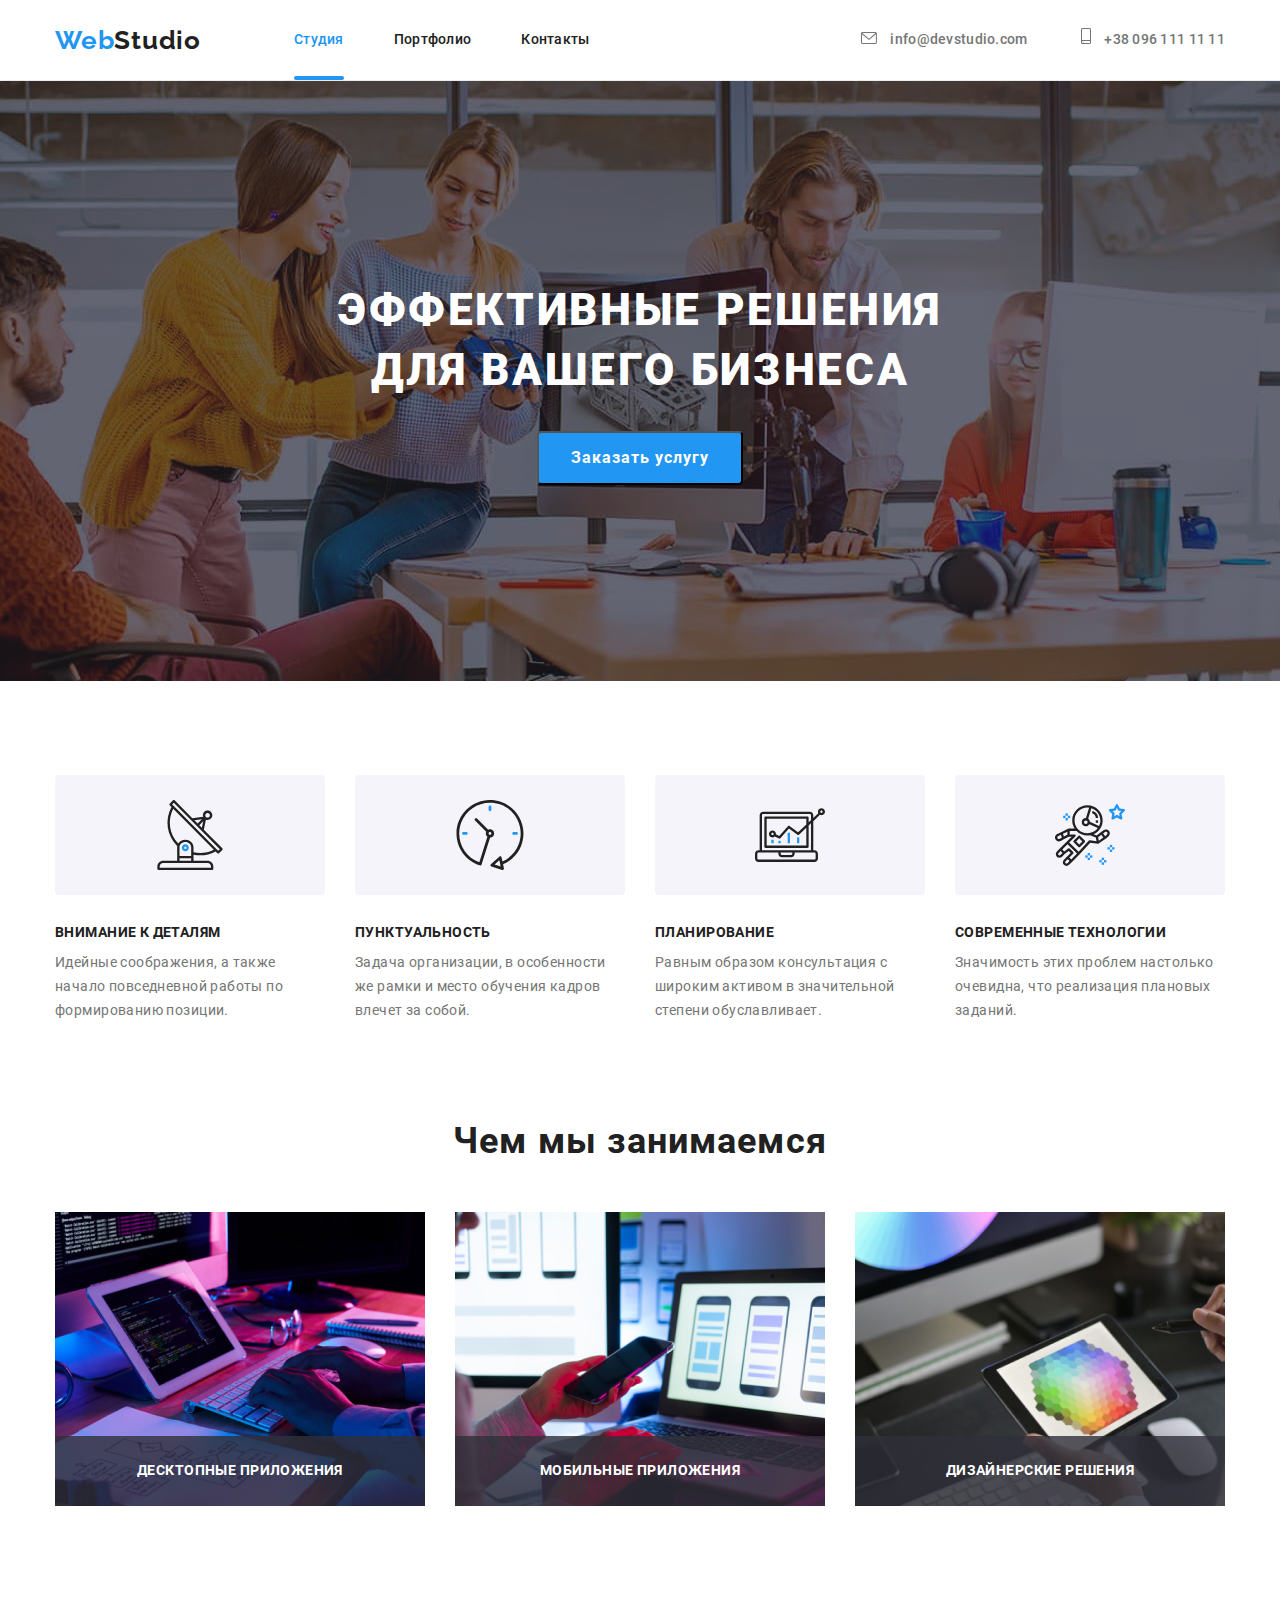
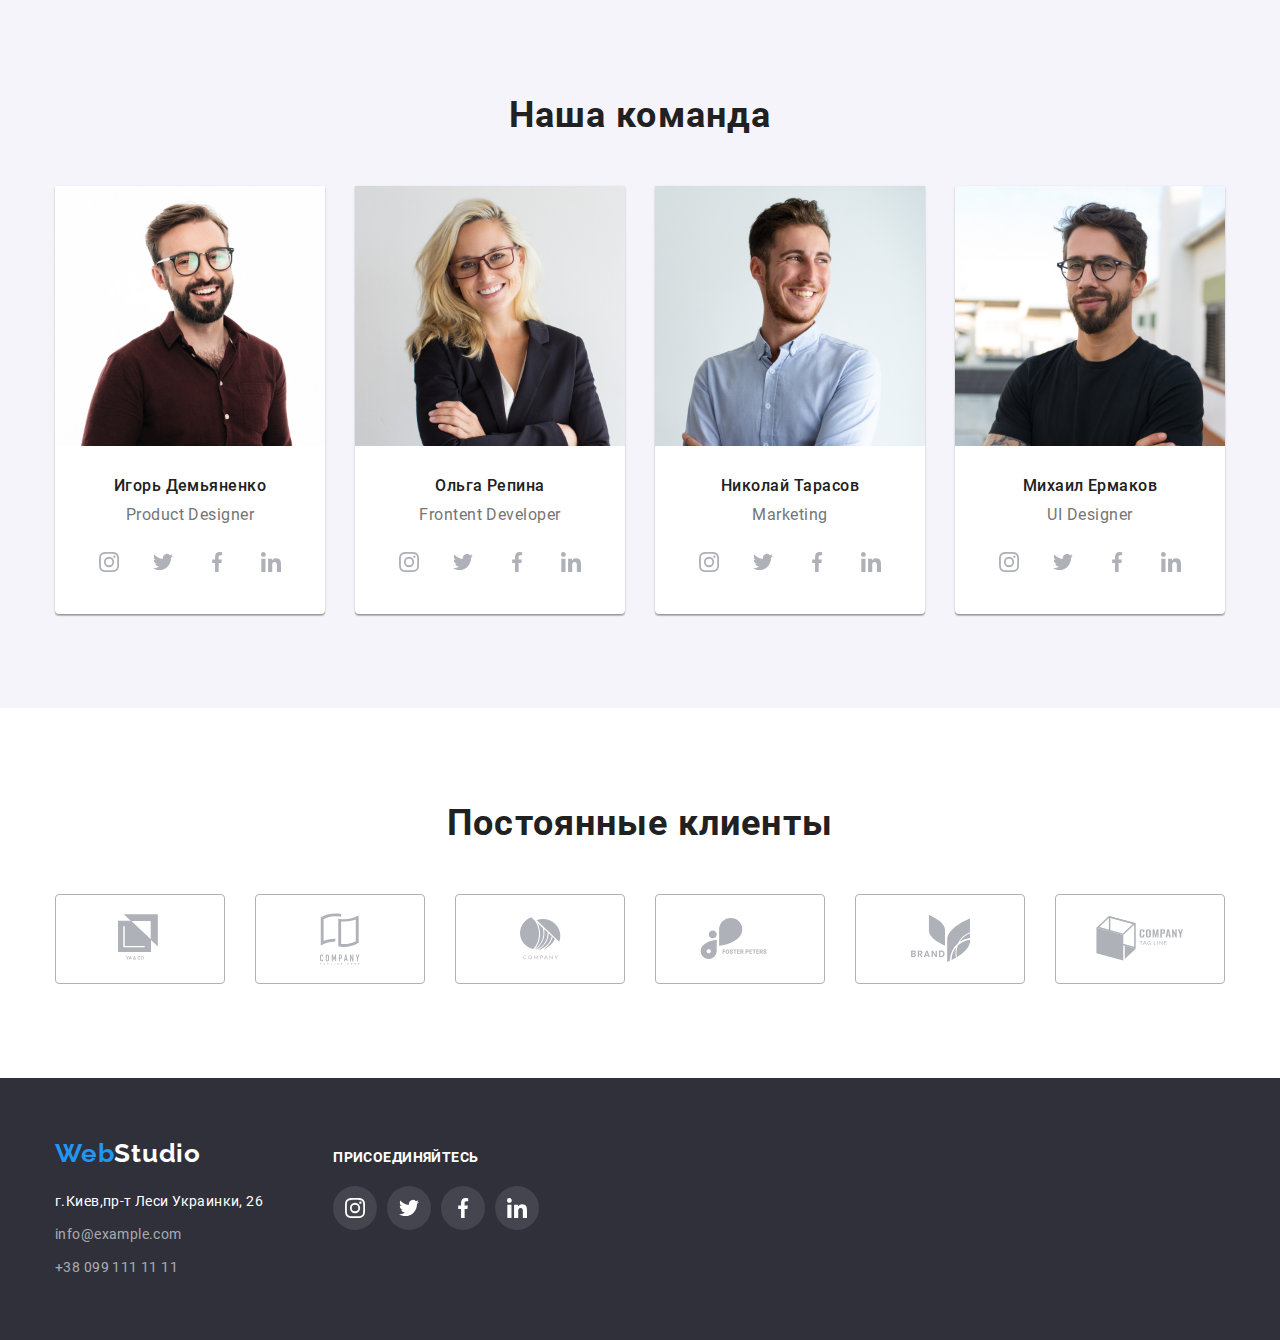
<file: index.html>
<!DOCTYPE html>
<html lang="ru">
  <head>
    <meta charset="UTF-8" />
    <meta name="viewport" content="width=device-width, initial-scale=1.0" />
    <title>Студия</title>
    <link href="https://fonts.googleapis.com/css2?family=Raleway:wght@700&display=swap" rel="stylesheet" />
    <link rel="stylesheet" href="https://cdnjs.cloudflare.com/ajax/libs/modern-normalize/1.0.0/modern-normalize.min.css" />
    <link rel="stylesheet" href="./css/styles.css" />
  </head>
  <body>
    <header class="page-header">
      <div class="conteiner header-conteiner">
        <a class="header-logo" href="./index.html" lang="en"> <span class="web-logo">Web</span>Studio </a>

        <nav class="navigation">
          <ul class="menu">
            <li class="menu-item">
              <a href="./index.html" class="link current">Студия</a>
            </li>
            <li class="menu-item">
              <a href="./portfolio.html" class="link">Портфолио</a>
            </li>
            <li class="menu-item"><a href="" class="link">Контакты</a></li>
          </ul>
        </nav>
        <address class="conect-nav">
          <a class="link header-conect" href="mailto:info@devstudio.com">
            <svg class="header-svg envelope" width="16" height="12">
              <use href="./img/icons/sprite.svg#envelope"></use>
            </svg>
            info@devstudio.com
          </a>
          <a class="link header-conect" href="tel:+380961111111">
            <svg class="header-svg smartphone" width="10" height="16">
              <use href="./img/icons/sprite.svg#smartphone"></use>
            </svg>
            +38 096 111 11 11</a
          >
        </address>
      </div>
    </header>

    <main>
      <section class="hero overlay">
        <h1 class="hero-title">
          ЭФФЕКТИВНЫЕ РЕШЕНИЯ <br />
          ДЛЯ ВАШЕГО БИЗНЕСА
        </h1>
        <button data-modal-open class="btn">Заказать услугу</button>
      </section>

      <div class="backdrop is-hidden" data-modal>
        <div class="modal">
          <p></p>
          <button class="close" data-modal-close>X</button>
        </div>
      </div>

      <section class="features">
        <div class="conteiner">
          <h2 class="visually-hidden">Наши преимущества</h2>
          <ul class="menu-features">
            <li class="list-item icon-antenna">
              <h3 class="title">ВНИМАНИЕ К ДЕТАЛЯМ</h3>
              <p class="text">Идейные соображения, а также начало повседневной работы по формированию позиции.</p>
            </li>
            <li class="list-item icon-clock">
              <h3 class="title">ПУНКТУАЛЬНОСТЬ</h3>
              <p class="text">Задача организации, в особенности же рамки и место обучения кадров влечет за собой.</p>
            </li>
            <li class="list-item icon-diagram">
              <h3 class="title">ПЛАНИРОВАНИЕ</h3>
              <p class="text">Равным образом консультация с широким активом в значительной степени обуславливает.</p>
            </li>
            <li class="list-item icon-astronaut">
              <h3 class="title">СОВРЕМЕННЫЕ ТЕХНОЛОГИИ</h3>
              <p class="text">Значимость этих проблем настолько очевидна, что реализация плановых заданий.</p>
            </li>
          </ul>
        </div>
      </section>

      <section class="section">
        <div class="conteiner">
          <h2 class="section-title">Чем мы занимаемся</h2>
          <ul class="img-set">
            <li class="img-item">
              <img src="./img/img1.jpg" alt="десктопные приложения" width="370" height="294" />
              <div class="img-discription">
                <h3 class="title centring">Десктопные приложения</h3>
              </div>
            </li>

            <li class="img-item">
              <img src="./img/img2.jpg" alt="мобильные приложения" width="370" height="294" />
              <div class="img-discription">
                <h3 class="title centring">Мобильные приложения</h3>
              </div>
            </li>
            <li class="img-item">
              <img src="./img/img3.jpg" alt="дизайнерские решения" width="370" height="294" />
              <div class="img-discription">
                <h3 class="title centring">Дизайнерские решения</h3>
              </div>
            </li>
          </ul>
        </div>
      </section>

      <section class="section creamy-bg">
        <div class="conteiner">
          <h2 class="section-title">Наша команда</h2>
          <ul class="team-list">
            <li class="team-item">
              <img src="./img/foto1.jpg" alt="Игорь Демьяненко" width="270" height="260" />
              <div class="team-content">
                <p class="team">Игорь Демьяненко</p>
                <p class="profession" lang="en">Product Designer</p>
                <ul class="social-icons">
                  <li class="social-icons-item">
                    <a class="social-icons-link" href="https://instagram.com/" target="_blank" rel="noopener noreferer" aria-label="Instagram">
                      <svg class="social-icons-svg">
                        <use href="./img/icons/sprite.svg#instagram"></use>
                      </svg>
                    </a>
                  </li>
                  <li class="social-icons-item">
                    <a class="social-icons-link" href="https://twitter.com/" target="_blank" rel="noopener noreferer" aria-label="Twitter">
                      <svg class="social-icons-svg">
                        <use href="./img/icons/sprite.svg#twitter"></use>
                      </svg>
                    </a>
                  </li>
                  <li class="social-icons-item">
                    <a class="social-icons-link" href="https://facebook.com/" target="_blank" rel="noopener noreferer" aria-label="Facebook">
                      <svg class="social-icons-svg">
                        <use href="./img/icons/sprite.svg#facebook"></use>
                      </svg>
                    </a>
                  </li>
                  <li class="social-icons-item">
                    <a class="social-icons-link" href="https://linkedin.com/" target="_blank" rel="noopener noreferer" aria-label="Linkedin">
                      <svg class="social-icons-svg">
                        <use href="./img/icons/sprite.svg#linkedin"></use>
                      </svg>
                    </a>
                  </li>
                </ul>
              </div>
            </li>

            <li class="team-item">
              <img src="./img/foto2.jpg" alt="Ольга Репина" width="270" height="260" />
              <div class="team-content">
                <p class="team">Ольга Репина</p>
                <p class="profession" lang="en">Frontent Developer</p>
                <ul class="social-icons">
                  <li class="social-icons-item">
                    <a class="social-icons-link" href="https://instagram.com/" target="_blank" rel="noopener noreferer" aria-label="Instagram">
                      <svg class="social-icons-svg">
                        <use href="./img/icons/sprite.svg#instagram"></use>
                      </svg>
                    </a>
                  </li>
                  <li class="social-icons-item">
                    <a class="social-icons-link" href="https://twitter.com/" target="_blank" rel="noopener noreferer" aria-label="Twitter">
                      <svg class="social-icons-svg">
                        <use href="./img/icons/sprite.svg#twitter"></use>
                      </svg>
                    </a>
                  </li>
                  <li class="social-icons-item">
                    <a class="social-icons-link" href="https://facebook.com/" target="_blank" rel="noopener noreferer" aria-label="Facebook">
                      <svg class="social-icons-svg">
                        <use href="./img/icons/sprite.svg#facebook"></use>
                      </svg>
                    </a>
                  </li>
                  <li class="social-icons-item">
                    <a class="social-icons-link" href="https://linkedin.com/" target="_blank" rel="noopener noreferer" aria-label="Linkedin">
                      <svg class="social-icons-svg">
                        <use href="./img/icons/sprite.svg#linkedin"></use>
                      </svg>
                    </a>
                  </li>
                </ul>
              </div>
            </li>
            <li class="team-item">
              <img src="./img/foto3.jpg" alt="Николай Тарасов" width="270" height="260" />
              <div class="team-content">
                <p class="team">Николай Тарасов</p>
                <p class="profession" lang="en">Marketing</p>
                <ul class="social-icons">
                  <li class="social-icons-item">
                    <a class="social-icons-link" href="https://instagram.com/" target="_blank" rel="noopener noreferer" aria-label="Instagram">
                      <svg class="social-icons-svg">
                        <use href="./img/icons/sprite.svg#instagram"></use>
                      </svg>
                    </a>
                  </li>
                  <li class="social-icons-item">
                    <a class="social-icons-link" href="https://twitter.com/" target="_blank" rel="noopener noreferer" aria-label="Twitter">
                      <svg class="social-icons-svg">
                        <use href="./img/icons/sprite.svg#twitter"></use>
                      </svg>
                    </a>
                  </li>
                  <li class="social-icons-item">
                    <a class="social-icons-link" href="https://facebook.com/" target="_blank" rel="noopener noreferer" aria-label="Facebook">
                      <svg class="social-icons-svg">
                        <use href="./img/icons/sprite.svg#facebook"></use>
                      </svg>
                    </a>
                  </li>
                  <li class="social-icons-item">
                    <a class="social-icons-link" href="https://linkedin.com/" target="_blank" rel="noopener noreferer" aria-label="Linkedin">
                      <svg class="social-icons-svg">
                        <use href="./img/icons/sprite.svg#linkedin"></use>
                      </svg>
                    </a>
                  </li>
                </ul>
              </div>
            </li>
            <li class="team-item">
              <img src="./img/foto4.jpg" alt="Михаил Ермаков" width="270" height="260" />
              <div class="team-content">
                <p class="team">Михаил Ермаков</p>
                <p class="profession" lang="en">UI Designer</p>
                <ul class="social-icons">
                  <li class="social-icons-item">
                    <a class="social-icons-link" href="https://instagram.com/" target="_blank" rel="noopener noreferer" aria-label="Instagram">
                      <svg class="social-icons-svg">
                        <use href="./img/icons/sprite.svg#instagram"></use>
                      </svg>
                    </a>
                  </li>
                  <li class="social-icons-item">
                    <a class="social-icons-link" href="https://twitter.com/" target="_blank" rel="noopener noreferer" aria-label="Twitter">
                      <svg class="social-icons-svg">
                        <use href="./img/icons/sprite.svg#twitter"></use>
                      </svg>
                    </a>
                  </li>
                  <li class="social-icons-item">
                    <a class="social-icons-link" href="https://facebook.com/" target="_blank" rel="noopener noreferer" aria-label="Facebook">
                      <svg class="social-icons-svg">
                        <use href="./img/icons/sprite.svg#facebook"></use>
                      </svg>
                    </a>
                  </li>
                  <li class="social-icons-item">
                    <a class="social-icons-link" href="https://linkedin.com/" target="_blank" rel="noopener noreferer" aria-label="Linkedin">
                      <svg class="social-icons-svg">
                        <use href="./img/icons/sprite.svg#linkedin"></use>
                      </svg>
                    </a>
                  </li>
                </ul>
              </div>
            </li>
          </ul>
        </div>
      </section>
      <section class="section">
        <div class="conteiner">
          <h2 class="section-title">Постоянные клиенты</h2>
          <ul class="logo-set list">
            <li class="client-logo">
              <a class="client-link" href="">
                <svg class="icon" width="44" height="49">
                  <use href="./img/icons/sprite.svg#logo1"></use>
                </svg>
              </a>
            </li>
            <li class="client-logo">
              <a class="client-link" href="">
                <svg class="icon" width="40" height="52">
                  <use href="./img/icons/sprite.svg#logo2"></use>
                </svg>
              </a>
            </li>
            <li class="client-logo">
              <a class="client-link" href="">
                <svg class="icon" width="41" height="43">
                  <use href="./img/icons/sprite.svg#logo3"></use>
                </svg>
              </a>
            </li>
            <li class="client-logo">
              <a class="client-link" href="">
                <svg class="icon" width="80" height="42">
                  <use href="./img/icons/sprite.svg#logo4"></use>
                </svg>
              </a>
            </li>
            <li class="client-logo">
              <a class="client-link" href="">
                <svg class="icon" width="59" height="47">
                  <use href="./img/icons/sprite.svg#logo5"></use>
                </svg>
              </a>
            </li>
            <li class="client-logo">
              <a class="client-link" href="">
                <svg class="icon" width="88" height="45">
                  <use href="./img/icons/sprite.svg#logo6"></use>
                </svg>
              </a>
            </li>
          </ul>
        </div>
      </section>
    </main>
    <footer class="footer">
      <div class="conteiner footer-conteiner">
        <div>
          <a href="./index.html" class="footer-link link">
            <span class="footer-logo" lang="en"> <span class="web-logo">Web</span>Studio </span>
          </a>
          <address>
            <ul class="footer-list">
              <li class="footer-item">
                <a href="" class="link footer-town">г.Киев,пр-т Леси Украинки, 26</a>
              </li>
              <li class="footer-item">
                <a href="mailto:info@example.com" class="link footer-conect">info@example.com</a>
              </li>
              <li class="footer-item">
                <a href="tel:+380961111111" class="link footer-conect">+38 099 111 11 11</a>
              </li>
            </ul>
          </address>
        </div>
        <div class="footer-social-links">
          <h3 class="footer-title">присоединяйтесь</h3>
          <ul class="social-icons">
            <li class="social-icons-item">
              <a class="footer-social-icons-link" href="https://instagram.com/" target="_blank" rel="noopener noreferer" aria-label="Instagram">
                <svg class="footer-social-icons-svg">
                  <use href="./img/icons/sprite.svg#instagram"></use>
                </svg>
              </a>
            </li>

            <li class="social-icons-item">
              <a class="footer-social-icons-link" href="https://twitter.com/" target="_blank" rel="noopener noreferer" aria-label="Twitter">
                <svg class="footer-social-icons-svg">
                  <use href="./img/icons/sprite.svg#twitter"></use>
                </svg>
              </a>
            </li>
            <li class="social-icons-item">
              <a class="footer-social-icons-link" href="https://facebook.com/" target="_blank" rel="noopener noreferer" aria-label="Facebook">
                <svg class="footer-social-icons-svg">
                  <use href="./img/icons/sprite.svg#facebook"></use>
                </svg>
              </a>
            </li>
            <li class="social-icons-item">
              <a class="footer-social-icons-link" href="https://linkedin.com/" target="_blank" rel="noopener noreferer" aria-label="Linkedin">
                <svg class="footer-social-icons-svg">
                  <use href="./img/icons/sprite.svg#linkedin"></use>
                </svg>
              </a>
            </li>
          </ul>
        </div>
      </div>
    </footer>
    <script src="./js/modal.js"></script>
  </body>
</html>
</file>
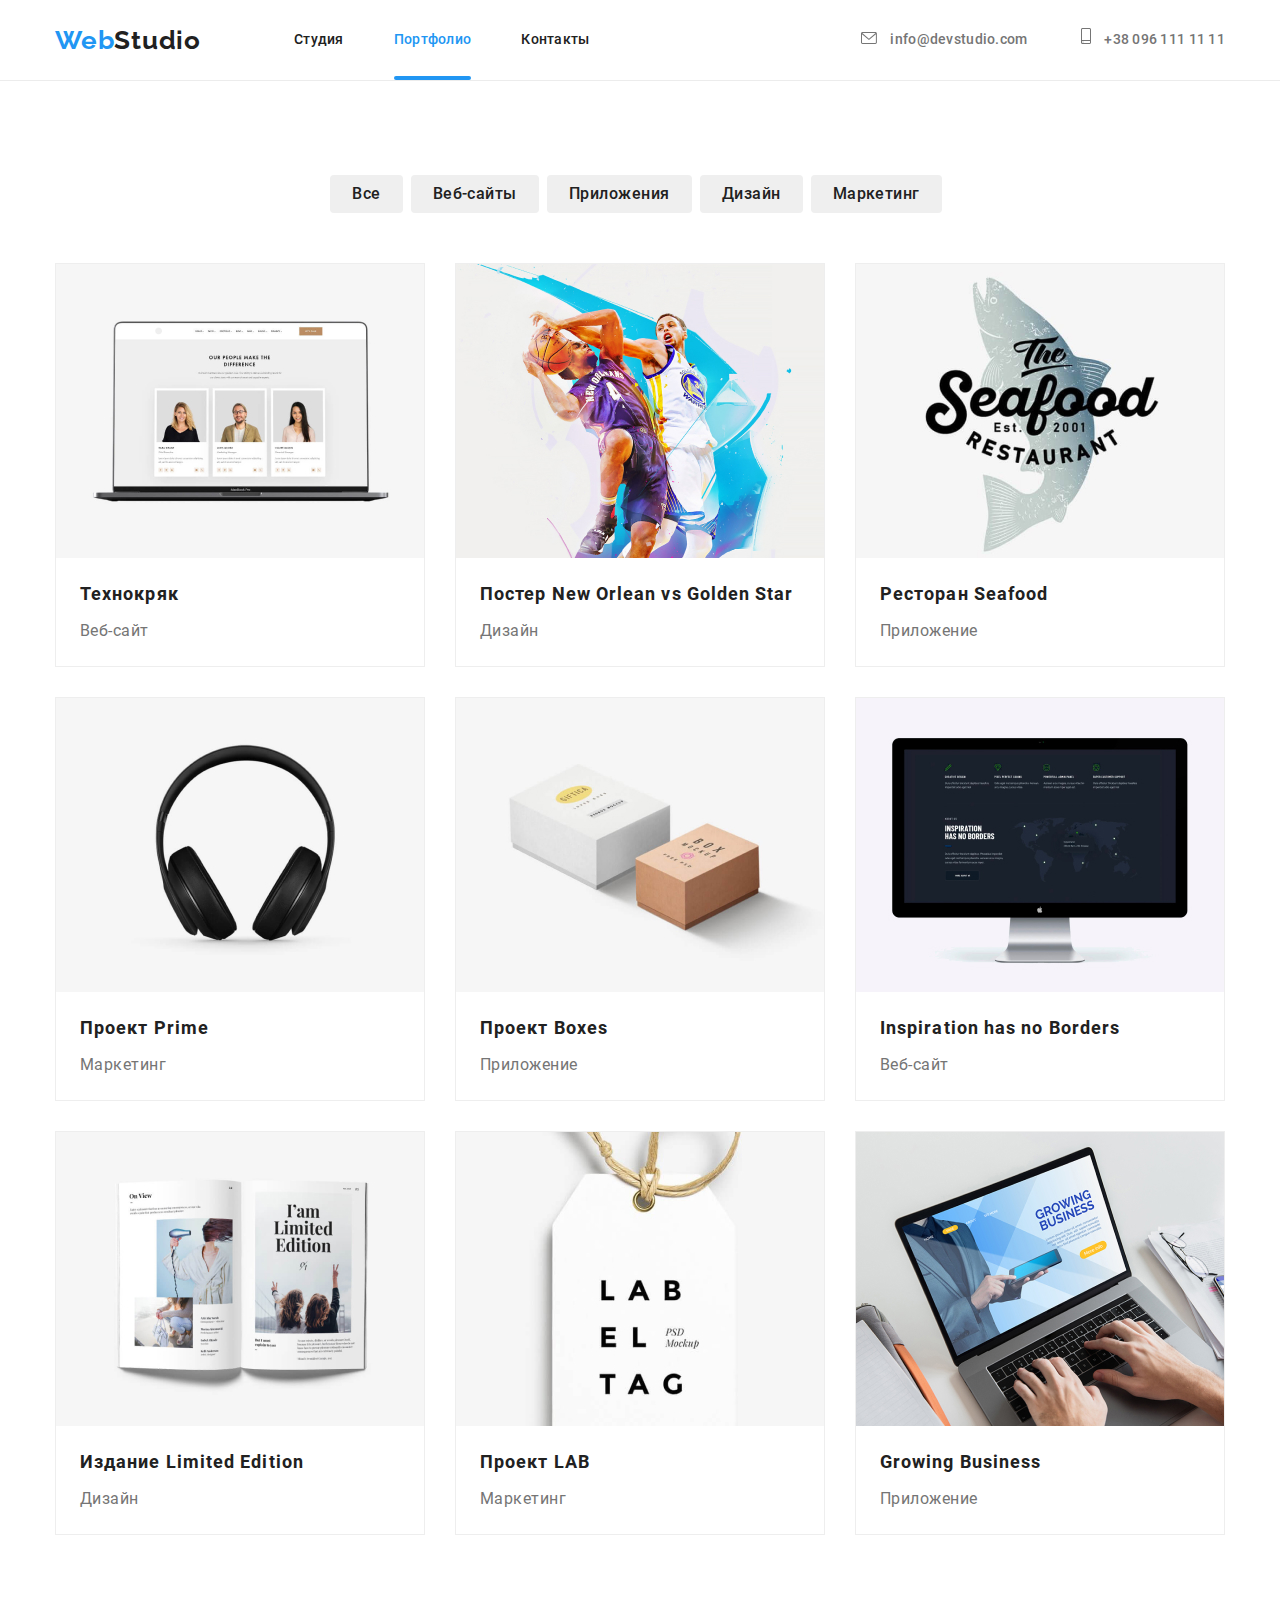
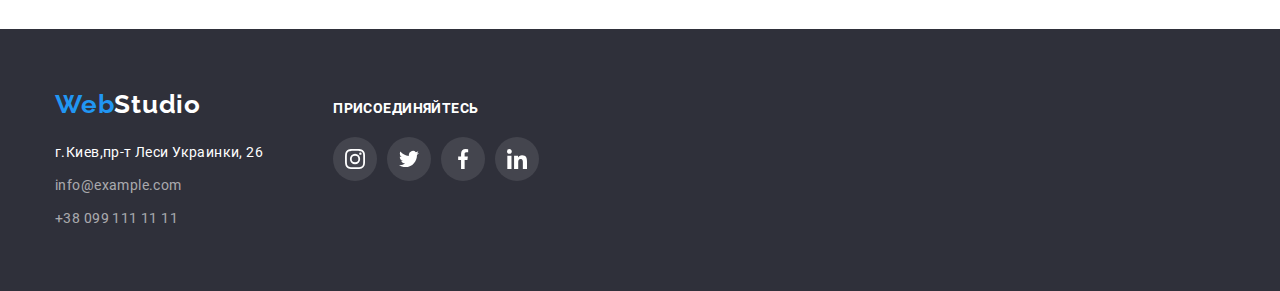
<file: portfolio.html>
<!DOCTYPE html>
<html lang="ru">
  <head>
    <meta charset="UTF-8" />
    <meta name="viewport" content="width=device-width, initial-scale=1.0" />
    <title>Портфолио</title>
    <link href="https://fonts.googleapis.com/css2?family=Raleway:wght@700&display=swap" rel="stylesheet" />
    <link rel="stylesheet" href="https://cdnjs.cloudflare.com/ajax/libs/modern-normalize/1.0.0/modern-normalize.min.css" />
    <link rel="stylesheet" href="./css/styles.css" />
  </head>
  <body>
    <header class="page-header">
      <div class="conteiner header-conteiner">
        <a class="header-logo" href="./index.html" lang="en"> <span class="web-logo">Web</span>Studio </a>

        <nav class="navigation">
          <ul class="menu">
            <li class="menu-item">
              <a href="./index.html" class="link">Студия</a>
            </li>
            <li class="menu-item">
              <a href="./portfolio.html" class="link current">Портфолио</a>
            </li>
            <li class="menu-item"><a href="" class="link">Контакты</a></li>
          </ul>
        </nav>
        <address class="conect-nav">
          <a class="link header-conect" href="mailto:info@devstudio.com">
            <svg class="header-svg envelope" width="16" height="12">
              <use href="./img/icons/sprite.svg#envelope"></use>
            </svg>
            info@devstudio.com
          </a>
          <a class="link header-conect" href="tel:+380961111111">
            <svg class="header-svg smartphone" width="10" height="16">
              <use href="./img/icons/sprite.svg#smartphone"></use>
            </svg>
            +38 096 111 11 11</a
          >
        </address>
      </div>
    </header>
    <main>
      <section class="section">
        <div class="conteiner">
          <h1 hidden>Портфолио</h1>
          <ul class="menu-filters">
            <li class="menu-item">
              <button class="btn-portfolio" type="button">Все</button>
            </li>

            <li class="menu-item">
              <button class="btn-portfolio" type="button">Веб-сайты</button>
            </li>

            <li class="menu-item">
              <button class="btn-portfolio" type="button">Приложения</button>
            </li>

            <li class="menu-item">
              <button class="btn-portfolio" type="button">Дизайн</button>
            </li>

            <li class="menu-item">
              <button class="btn-portfolio" type="button">Маркетинг</button>
            </li>
          </ul>
          <ul class="portfolio">
            <li class="list">
              <a class="portfolio-item" href="">
                <div class="card-img">
                  <img src="./img/imgportf1.jpg" alt="Технокряк" width="370" height="294" />
                  <p class="item-discription">
                    Технокряк это современная площадка распространения коронавируса. Компании используют эту платформу для цифрового шпионажа и атак на защищённые сервера конкурентов.
                  </p>
                </div>
                <div class="card-footer">
                  <h2 class="portfolio-label">Технокряк</h2>
                  <p class="discription">Веб-сайт</p>
                </div>
              </a>
            </li>

            <li class="list">
              <a class="portfolio-item" href="">
                <div class="card-img">
                  <img src="./img/imgportf2.jpg" alt="Постер" width="370" height="294" />
                  <p class="item-discription">Новый Орлеан выиграл 100 : 99 !!!</p>
                </div>
                <div class="card-footer">
                  <h2 class="portfolio-label">
                    Постер
                    <span lang="en">New Orlean vs Golden Star</span>
                  </h2>
                  <p class="discription">Дизайн</p>
                </div>
              </a>
            </li>
            <li class="list">
              <a class="portfolio-item" href="">
                <div class="card-img">
                  <img src="./img/imgportf3.jpg" alt="Ресторан" width="370" height="294" />
                  <p class="item-discription">САМЫЕ СВЕЖИЕ МОРЕПРОДУКТЫ</p>
                </div>
                <div class="card-footer">
                  <h2 class="portfolio-label">
                    Ресторан
                    <span lang="en">Seafood</span>
                  </h2>
                  <p class="discription">Приложение</p>
                </div>
              </a>
            </li>
            <li class="list">
              <a class="portfolio-item" href="">
                <div class="card-img">
                  <img src="./img/imgportf4.jpg" alt="Наушники" width="370" height="294" />
                  <p class="item-discription">ЛУЧШЕЕ ПРЕДЛОЖЕНИЕ В СЕТИ !!!</p>
                </div>
                <div class="card-footer">
                  <h2 class="portfolio-label">
                    Проект
                    <span lang="en">Prime</span>
                  </h2>
                  <p class="discription">Маркетинг</p>
                </div>
              </a>
            </li>
            <li class="list">
              <a class="portfolio-item" href="">
                <div class="card-img">
                  <img src="./img/imgportf5.jpg" alt="коробки" width="370" height="294" />
                  <p class="item-discription">КОРОБКИ ЛЮБЫХ ГАБАРИТОВ !!!</p>
                </div>
                <div class="card-footer">
                  <h2 class="portfolio-label">
                    Проект
                    <span lang="en">Boxes</span>
                  </h2>
                  <p class="discription">Приложение</p>
                </div>
              </a>
            </li>
            <li class="list">
              <a class="portfolio-item" href="">
                <div class="card-img">
                  <img src="./img/imgportf6.jpg" alt="Мак" width="370" height="294" />
                  <p class="item-discription">НЕТ НИЧЕГО НЕВОЗМОЖНОГО ;) !!!</p>
                </div>
                <div class="card-footer">
                  <h2 class="portfolio-label" lang="en">Inspiration has no Borders</h2>
                  <p class="discription">Веб-сайт</p>
                </div>
              </a>
            </li>
            <li class="list">
              <a class="portfolio-item" href="">
                <div class="card-img">
                  <img src="./img/imgportf7.jpg" alt="Издание" width="370" height="294" />
                  <p class="item-discription">КАЖДЫЙ ЧЕЛОВЕК ИНДИВИДУАЛЕН !!!</p>
                </div>
                <div class="card-footer">
                  <h2 class="portfolio-label">
                    Издание
                    <span lang="en">Limited Edition</span>
                  </h2>
                  <p class="discription">Дизайн</p>
                </div>
              </a>
            </li>
            <li class="list block">
              <a class="portfolio-item" href="">
                <div class="card-img">
                  <img src="./img/imgportf8.jpg" alt="Бирка" width="370" height="294" />
                  <p class="item-discription">
                    НАЛЕТАЙ - ПОДЕШЕВЕЛО, <br />
                    БЫЛО РУБЛЬ - СТАЛО 2 !!!
                  </p>
                </div>
                <div class="card-footer">
                  <h2 class="portfolio-label">
                    Проект
                    <span lang="en">LAB</span>
                  </h2>
                  <p class="discription">Маркетинг</p>
                </div>
              </a>
            </li>
            <li class="list">
              <a class="portfolio-item" href="">
                <div class="card-img">
                  <img src="./img/imgportf9.jpg" alt="Руки на клаве" width="370" height="294" />
                  <p class="item-discription">ИНВЕСТИЦИИ ДЛЯ БИЗНЕСА !!!</p>
                </div>
                <div class="card-footer">
                  <h2 class="portfolio-label" lang="en">Growing Business</h2>
                  <p class="discription">Приложение</p>
                </div>
              </a>
            </li>
          </ul>
        </div>
      </section>
    </main>
    <footer class="footer">
      <div class="conteiner footer-conteiner">
        <div>
          <a href="./index.html" class="footer-link link">
            <span class="footer-logo" lang="en"> <span class="web-logo">Web</span>Studio </span>
          </a>
          <address>
            <ul class="footer-list">
              <li class="footer-item">
                <a href="" class="link footer-town">г.Киев,пр-т Леси Украинки, 26</a>
              </li>
              <li class="footer-item">
                <a href="mailto:info@example.com" class="link footer-conect">info@example.com</a>
              </li>
              <li class="footer-item">
                <a href="tel:+380961111111" class="link footer-conect">+38 099 111 11 11</a>
              </li>
            </ul>
          </address>
        </div>
        <div class="footer-social-links">
          <h3 class="footer-title">присоединяйтесь</h3>
          <ul class="social-icons">
            <li class="social-icons-item">
              <a class="footer-social-icons-link" href="https://instagram.com/" target="_blank" rel="noopener noreferer" aria-label="Instagram">
                <svg class="footer-social-icons-svg">
                  <use href="./img/icons/sprite.svg#instagram"></use>
                </svg>
              </a>
            </li>

            <li class="social-icons-item">
              <a class="footer-social-icons-link" href="https://twitter.com/" target="_blank" rel="noopener noreferer" aria-label="Twitter">
                <svg class="footer-social-icons-svg">
                  <use href="./img/icons/sprite.svg#twitter"></use>
                </svg>
              </a>
            </li>
            <li class="social-icons-item">
              <a class="footer-social-icons-link" href="https://facebook.com/" target="_blank" rel="noopener noreferer" aria-label="Facebook">
                <svg class="footer-social-icons-svg">
                  <use href="./img/icons/sprite.svg#facebook"></use>
                </svg>
              </a>
            </li>
            <li class="social-icons-item">
              <a class="footer-social-icons-link" href="https://linkedin.com/" target="_blank" rel="noopener noreferer" aria-label="Linkedin">
                <svg class="footer-social-icons-svg">
                  <use href="./img/icons/sprite.svg#linkedin"></use>
                </svg>
              </a>
            </li>
          </ul>
        </div>
      </div>
    </footer>
  </body>
</html>
</file>
<file: css/styles.css>
/* roboto-regular - latin_cyrillic */
@font-face {
  font-family: 'Roboto';
  font-style: normal;
  font-weight: 400;
  src: url('../fonts/roboto-v20-latin_cyrillic-regular.eot'); /* IE9 Compat Modes */
  src: local('Roboto'), local('Roboto-Regular'), url('../fonts/roboto-v20-latin_cyrillic-regular.eot?#iefix') format('embedded-opentype'),
    url('../fonts/roboto-v20-latin_cyrillic-regular.woff2') format('woff2'), url('../fonts/roboto-v20-latin_cyrillic-regular.woff') format('woff'),
    url('../fonts/roboto-v20-latin_cyrillic-regular.ttf') format('truetype'), url('../fonts/roboto-v20-latin_cyrillic-regular.svg#Roboto') format('svg'); /* Legacy iOS */
}
/* roboto-500 - latin_cyrillic */
@font-face {
  font-family: 'Roboto';
  font-style: normal;
  font-weight: 500;
  src: url('../fonts/roboto-v20-latin_cyrillic-500.eot'); /* IE9 Compat Modes */
  src: local('Roboto Medium'), local('Roboto-Medium'), url('../fonts/roboto-v20-latin_cyrillic-500.eot?#iefix') format('embedded-opentype'),
    url('../fonts/roboto-v20-latin_cyrillic-500.woff2') format('woff2'), url('../fonts/roboto-v20-latin_cyrillic-500.woff') format('woff'),
    url('../fonts/roboto-v20-latin_cyrillic-500.ttf') format('truetype'), url('../fonts/roboto-v20-latin_cyrillic-500.svg#Roboto') format('svg'); /* Legacy iOS */
}
/* roboto-700 - latin_cyrillic */
@font-face {
  font-family: 'Roboto';
  font-style: normal;
  font-weight: 700;
  src: url('../fonts/roboto-v20-latin_cyrillic-700.eot'); /* IE9 Compat Modes */
  src: local('Roboto Bold'), local('Roboto-Bold'), url('../fonts/roboto-v20-latin_cyrillic-700.eot?#iefix') format('embedded-opentype'),
    url('../fonts/roboto-v20-latin_cyrillic-700.woff2') format('woff2'), url('../fonts/roboto-v20-latin_cyrillic-700.woff') format('woff'),
    url('../fonts/roboto-v20-latin_cyrillic-700.ttf') format('truetype'), url('../fonts/roboto-v20-latin_cyrillic-700.svg#Roboto') format('svg'); /* Legacy iOS */
}
/* roboto-900 - latin_cyrillic */
@font-face {
  font-family: 'Roboto';
  font-style: normal;
  font-weight: 900;
  src: url('../fonts/roboto-v20-latin_cyrillic-900.eot'); /* IE9 Compat Modes */
  src: local('Roboto Black'), local('Roboto-Black'), url('../fonts/roboto-v20-latin_cyrillic-900.eot?#iefix') format('embedded-opentype'),
    url('../fonts/roboto-v20-latin_cyrillic-900.woff2') format('woff2'), url('../fonts/roboto-v20-latin_cyrillic-900.woff') format('woff'),
    url('../fonts/roboto-v20-latin_cyrillic-900.ttf') format('truetype'), url('../fonts/roboto-v20-latin_cyrillic-900.svg#Roboto') format('svg'); /* Legacy iOS */
}
:root {
  --main-text-cl: #757575;
  --accent-cl: #2196f3;
  --black: #212121;
  --grey: rgba(255, 255, 255, 0.6);
  --white: #ffffff;
  --dark-bg: #2f303a;
  --creamy: #f5f4fa;
  --timing-function: cubic-bezier(0.4, 0, 0.2, 1);
  --time: 250ms;
}

html {
  box-sizing: border-box;
}

*,
*::before,
*::after {
  box-sizing: inherit;
}

h1,
h2,
h3,
p {
  margin: 0;
}

/* *,
*:hover,
*:focus {
  transition-duration: var(--time);
  transition-timing-function: var(--timing-function);
} */

.section {
  padding-top: 94px;
  padding-bottom: 94px;
}
.list {
  list-style: none;
  padding: 0;
  margin: 0;
}
img {
  display: block;
  max-width: 100%;
}

body {
  font-family: Roboto, sans-serif;
  font-size: 14px;
  line-height: 1.71;
  letter-spacing: 0.03em;
  color: var(--main-text-cl);
}
ul {
  margin: 0px;
  padding: 0px;
}
.page-header {
  border-bottom: 1px solid #ececec;
}
.conteiner {
  width: 1200px;
  padding-left: 15px;
  padding-right: 15px;
  margin-right: auto;
  margin-left: auto;
}
.header-conteiner {
  display: flex;
  align-items: center;
  justify-items: flex-end;
}

.header-logo {
  font-family: Raleway, sans-serif;
  text-decoration: none;
  font-style: normal;
  font-weight: bold;
  font-size: 26px;
  line-height: 1.19;
  letter-spacing: 0.03em;
  color: var(--black);
}
.navigation {
  margin-left: 93px;
}
.menu {
  display: flex;
  padding: 0;
  margin: 0;
}

.menu .link {
  position: relative;
  display: inline-block;
  padding-top: 32px;
  padding-bottom: 32px;
}
.menu .menu-item:not(:last-child) {
  margin-right: 50px;
}

.menu-item {
  list-style: none;
}

.menu-item .link {
  display: block;
  align-items: center;
}
.link {
  font-style: normal;
  text-decoration: none;
  font-weight: 500;
  font-size: 14px;
  line-height: 1.14;
  letter-spacing: 0.02em;
  color: var(--black);
}

.current {
  color: var(--accent-cl);
}
/* псевдоэлемент- подчеркушка меню */
.current::after {
  display: block;
  position: absolute;
  content: '';
  width: 100%;
  height: 4px;
  border-radius: 2px;
  background-color: var(--accent-cl);
  bottom: 0;
}
.link:hover,
.link:focus {
  color: var(--accent-cl);
  transition-duration: var(--time);
  transition-timing-function: var(--timing-function);
}
.link:hover::after,
.link:focus::after {
  display: block;
  position: absolute;
  content: '';
  width: 100%;
  height: 4px;
  border-radius: 2px;
  background-color: var(--accent-cl);
  bottom: 0;
  transition-duration: var(--time);
  transition-timing-function: var(--timing-function);
}
.web-logo {
  color: var(--accent-cl);
}

.header-conect {
  display: inline-block;
  flex-direction: row;
  justify-items: legacy;
  color: var(--main-text-cl);
}
.conect-nav {
  margin-left: auto;
}
.conect-nav .link + .link {
  margin-left: 50px;
}
.conect-nav.smartphone {
  margin-top: 32px;
  margin-bottom: 32px;
}
.header-conect:hover,
.header-conect:focus {
  color: var(--accent-cl);
  transition-duration: var(--time);
  transition-timing-function: var(--timing-function);
}
.header-svg {
  margin-right: 10px;
  fill: currentColor;
}
/* Стилизирует секцию Герой */

.hero {
  padding-top: 200px;
  padding-bottom: 200px;
  text-align: center;
}
/* Фон  секции Герой*/
.overlay {
  max-width: 1600px;
  height: 600px;
  margin-left: auto;
  margin-right: auto;
  background-image: linear-gradient(to right, rgba(47, 48, 58, 0.4), rgba(47, 48, 58, 0.4)), url(../img/hero.jpg);
  background-repeat: no-repeat;
  background-position: center;
  background-size: cover;
}
.hero-title {
  margin-bottom: 30px;
  font-family: Roboto, sans-serif;
  font-weight: 900;
  font-size: 44px;
  line-height: 1.36;
  text-align: center;
  letter-spacing: 0.06em;
  text-transform: uppercase;
  color: var(--white);
}
.btn {
  display: inline-block;
  outline: transparent;
  border-radius: 4px;
  padding: 10px 32px;
  min-width: 200px;
  min-height: 50px;
  text-align: center;

  font-family: Roboto, sans-serif;
  font-weight: bold;
  font-size: 16px;
  line-height: 1.87;
  letter-spacing: 0.06em;
  text-decoration: none;
  color: var(--white);
  background-color: var(--accent-cl);
}
/* Оформление модалки и бекдропа  */
.backdrop {
  position: fixed;
  top: 0;
  left: 0;
  right: 0;
  bottom: 0;
  background-color: rgba(0, 0, 0, 0.5);
  opacity: 1;
  visibility: visible;
  transition: 2s cubic-bezier(0.4, 0, 0.2, 1);
  z-index: 3;
}

.backdrop.is-hidden {
  visibility: hidden;
  opacity: 0;
  pointer-events: none;
}
.is-hidden.modal {
  transform: translate(-50%, 0) 2s, scale(0.5) 2s;
}
.modal {
  position: relative;
  top: 50%;
  left: 50%;
  transform: translate(-50%, -50%);
  width: 528px;
  height: 581px;
  display: block;
  border-radius: 4px;
  background-color: #ffffff;
  stroke: 1px Solid rgba(0, 0, 0, 0.1);
  box-shadow: 0px 1px 4px rgba(0, 0, 0, 0.12), 0px 1px 1px rgba(0, 0, 0, 0.14), 0px 2px 1px rgba(0, 0, 0, 0.2);
  transition: transform 0.5s scale(1) 2s;
  z-index: 4;
}

.close {
  position: absolute;
  width: 30px;
  height: 30px;
  border-radius: 50%;
  top: 8px;
  right: 8px;
  border: 1px solid rgba(0, 0, 0, 0.1);
  background-color: #fff;
  z-index: 5;
}
.features {
  padding-top: 94px;
}
.visually-hidden {
  position: absolute !important;
  clip: rect(1px 1px 1px 1px);
  clip: rect(1px, 1px, 1px, 1px);
  padding: 0 !important;
  border: 0 !important;
  height: 1px !important;
  width: 1px !important;
  overflow: hidden;
}

.menu-features {
  display: flex;
  justify-content: space-between;
}
.menu-features .list-item {
  width: calc((100% - 90px) / 4);
}
.menu-features .list-item::before {
  content: '';
  display: block;
  height: 120px;
  margin-bottom: 30px;
  background-color: var(--creamy);
  background-repeat: no-repeat;
  background-position: center;
  border-radius: 4px;
}
.icon-antenna::before {
  background-image: url(../img/antenna.svg);
}
.icon-clock::before {
  background-image: url(../img/clock.svg);
}
.icon-diagram::before {
  background-image: url(../img/diagram.svg);
}
.icon-astronaut::before {
  background-image: url(../img/astronaut.svg);
}

.menu-features .title {
  margin-bottom: 10px;
}
.title {
  min-height: 16px;
  font-family: Roboto, sans-serif;
  font-style: normal;
  font-weight: 700;
  font-size: 14px;
  line-height: 1.14;
  text-transform: uppercase;
  color: var(--black);
}
.text {
  min-height: 75px;
  color: var(--main-text-cl);
}
.list-item {
  list-style: none;
}

.section-title {
  font-family: Roboto, sans-serif;
  font-weight: 700;
  font-size: 36px;
  line-height: 1.167;
  text-align: center;
  letter-spacing: 0.03em;
  color: var(--black);
  margin-bottom: 50px;
}
.img-set {
  display: flex;
  flex-wrap: wrap;
  margin-left: -30px;
}
/* позиционируем описание над картинкой */
.img-item {
  position: relative;
  margin-left: 30px;
  list-style: none;
  flex-basis: calc(100% / 3 - 30px);
  z-index: 1;
}

.img-discription {
  position: absolute;
  display: block;
  width: 100%;
  height: 70px;
  background: rgba(47, 48, 58, 0.8);
  bottom: 0;
  z-index: 2;
}
.title.centring {
  text-align: center;
  padding-top: 27px;
  color: var(--white);
}
.team {
  font-style: normal;
  font-weight: 500;
  font-size: 16px;
  line-height: 1.187;
  letter-spacing: 0.03em;
  color: var(--black);
}
.team-list {
  display: flex;
  flex-wrap: wrap;
  margin-left: -30px;
}
.team-item {
  margin-left: 30px;
  list-style: none;
  flex-basis: calc(100% / 4 - 30px);
  background-color: var(--white);

  box-shadow: 0px 1px 3px rgba(0, 0, 0, 0.12), 0px 1px 1px rgba(0, 0, 0, 0.14), 0px 2px 1px rgba(0, 0, 0, 0.2);
  border-radius: 0px 0px 4px 4px;
}
.team {
  text-align: center;
  margin-top: 30px;
  margin-bottom: 10px;
}
.team-content {
  margin: 30px 32px;
}
.profession {
  margin-bottom: 16px;
  text-align: center;
  font-style: normal;
  font-weight: normal;
  font-size: 16px;
  line-height: 1.187;
  letter-spacing: 0.03em;
  color: var(--main-text-cl);
}
.social-icons {
  display: flex;
  justify-content: space-between;
}
.social-icons-item {
  list-style: none;
}
.social-icons-item:not(:last-child) {
  margin-right: 10px;
}
.social-icons-link {
  display: inline-flex;
  justify-content: center;
  align-items: center;
  width: 44px;
  height: 44px;
  background-color: var(--white);
  border-radius: 50%;
}
.social-icons-link:hover,
.social-icons-link:focus {
  background-color: var(--accent-cl);
  transition-duration: var(--time);
  transition-timing-function: var(--timing-function);
}
.social-icons-link:hover .social-icons-svg,
.social-icons-link:focus .social-icons-svg {
  background-color: var(--accent-cl);
  fill: var(--white);
  transition-duration: var(--time);
  transition-timing-function: var(--timing-function);
}
.social-icons-svg {
  width: 20px;
  height: 20px;
  fill: #afb1b8;
}
.logo-set {
  display: flex;
  flex-wrap: wrap;
  align-items: center;
  margin-left: -30px;
}

.client-link {
  display: inline-flex;
  justify-content: center;
  align-items: center;
  width: 170px;
  height: 90px;
  margin-left: 30px;
  flex-basis: calc(100% / 6 - 30px);
  border: 1px solid #afb1b8;
  box-sizing: border-box;
  border-radius: 4px;
}

.client-link:hover,
.client-link:focus {
  border-color: var(--accent-cl);
  transition-duration: var(--time);
  transition-timing-function: var(--timing-function);
}
.client-link:hover .icon,
.client-link:focus .icon {
  fill: var(--accent-cl);
  transition-duration: var(--time);
  transition-timing-function: var(--timing-function);
}
.icon {
  fill: #afb1b8;
}
.footer {
  padding-top: 60px;
  padding-bottom: 60px;
  background-color: var(--dark-bg);
}
.footer-conteiner {
  display: flex;
}
.footer-title {
  margin-bottom: 20px;
  font-family: Roboto;
  font-style: normal;
  font-weight: 700;
  font-size: 14px;
  line-height: 1.14;
  letter-spacing: 0.03em;
  text-transform: uppercase;
  color: #ffffff;
}
.footer-logo {
  font-family: Raleway;
  font-style: normal;
  font-weight: bold;
  font-size: 26px;
  line-height: 1.19;
  letter-spacing: 0.03em;
  color: var(--white);
}
.footer-list {
  display: flex;
  flex-direction: column;
  margin-top: 20px;
}
.footer-social-links {
  padding-top: 12px;
  margin-left: 70px;
  width: 206px;
  height: 80;
}
.footer-social-icons-link {
  display: inline-flex;
  justify-content: center;
  align-items: center;
  width: 44px;
  height: 44px;
  background: rgba(255, 255, 255, 0.1);
  border-radius: 50%;
}
.footer-social-icons-link:hover,
.footer-social-icons-link:focus {
  background-color: var(--accent-cl);
  transition-duration: var(--time);
  transition-timing-function: var(--timing-function);
}
.footer-social-icons-svg {
  width: 20px;
  height: 20px;
  fill: var(--white);
}
.footer-town {
  font-weight: normal;
  line-height: 1.71;
  letter-spacing: 0.03em;
  color: var(--white);
}
.footer-conect {
  font-weight: normal;
  line-height: 1.71;
  letter-spacing: 0.03em;
  color: var(--grey);
}
.footer-item {
  list-style: none;
}
.footer-list .footer-item:not(:last-child) {
  margin-bottom: 9px;
}
.menu-filters {
  display: flex;
  flex-direction: row;
  justify-content: center;
  padding-bottom: 50px;
}
.btn-portfolio {
  display: inline-block;
  padding: 6px 22px;
  margin-right: 8px;
  border-radius: 4px;
  font-style: normal;
  font-weight: 500;
  font-size: 16px;
  line-height: 1.62;
  letter-spacing: 0.03em;
  color: var(--black);
  cursor: pointer;
  border: transparent;
}
.btn-portfolio:hover,
.btn-portfolio:focus {
  color: var(--white);
  background-color: var(--accent-cl);
  box-shadow: 0px 3px 1px rgba(0, 0, 0, 0.1), 0px 1px 2px rgba(0, 0, 0, 0.08), 0px 2px 2px rgba(0, 0, 0, 0.12);
  transition-duration: var(--time);
  transition-timing-function: var(--timing-function);
}
.portfolio {
  display: flex;
  flex-wrap: wrap;
  margin-top: -30px;
  margin-left: -30px;
}
.list.block {
  display: block;
}
.portfolio-item {
  position: relative;
  display: block;
  text-decoration: none;
  height: 404px;
  width: 370px;
  margin-top: 30px;
  margin-left: 30px;
  border: 1px solid #eeeeee;
  overflow: hidden;
  background-color: var(--white);
}

.portfolio-item:hover .item-discription,
.portfolio-item:focus .item-discription {
  transform: translateY(0);
  opacity: 1;
  transition-duration: var(--time);
  transition-timing-function: var(--timing-function);
}

.card-img {
  position: relative;
  display: block;
  width: 370px;
  height: 294px;
  overflow: hidden;
}
.item-discription {
  position: absolute;
  top: 0;
  left: 0;
  right: 0;
  width: 370px;
  height: 294px;
  padding: 63px 24px;
  background-color: rgba(33, 150, 243, 0.9);

  font-family: Roboto;
  font-style: normal;
  font-weight: 400;
  font-size: 18px;
  line-height: 1.56;
  letter-spacing: 0.03em;
  color: var(--white);
  opacity: 0;
  transform: translateY(100%);
  transition-duration: var(--time);
  transition-timing-function: var(--timing-function);
  transition-delay: 0;
  z-index: 1;
}

.portfolio-item:hover,
.portfolio-item:focus {
  box-shadow: 0px 1px 1px rgba(0, 0, 0, 0.12), 0px 4px 4px rgba(0, 0, 0, 0.06), 1px 4px 6px rgba(0, 0, 0, 0.16);
  transition-duration: var(--time);
  transition-timing-function: var(--timing-function);
}
.card-footer {
  position: absolute;
  display: block;
  bottom: 0;
  left: 0;
  right: 0;
  padding: 20px 24px;
  box-sizing: border-box;
  z-index: 3;
}

.portfolio-label {
  text-align: start;
  margin-bottom: 4px;
  font-weight: bold;
  font-size: 18px;
  line-height: 2;
  letter-spacing: 0.06em;
  color: var(--black);
}
.discription {
  text-align: start;
  font-weight: normal;
  font-size: 16px;
  line-height: 1.87;
  letter-spacing: 0.03em;
  color: var(--main-text-cl);
}
.creamy-bg {
  background-color: var(--creamy);
}
</file>
